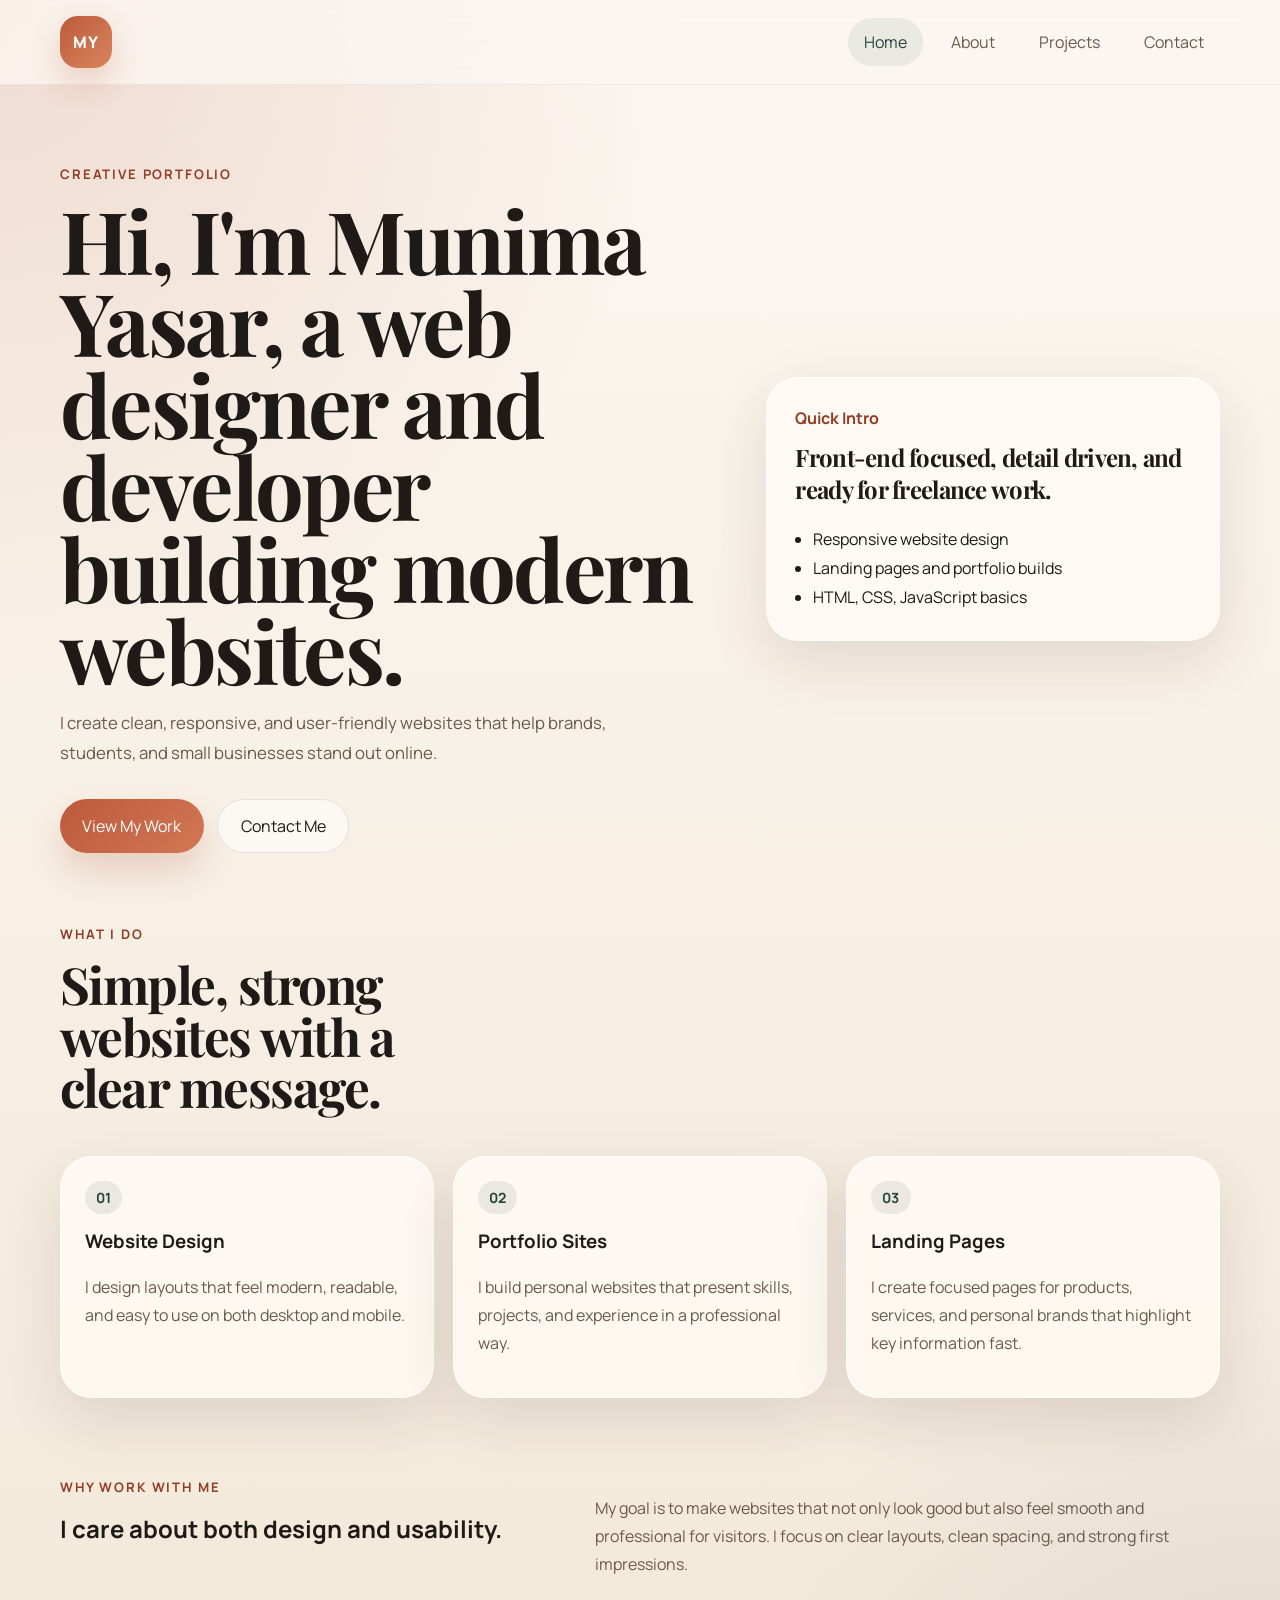
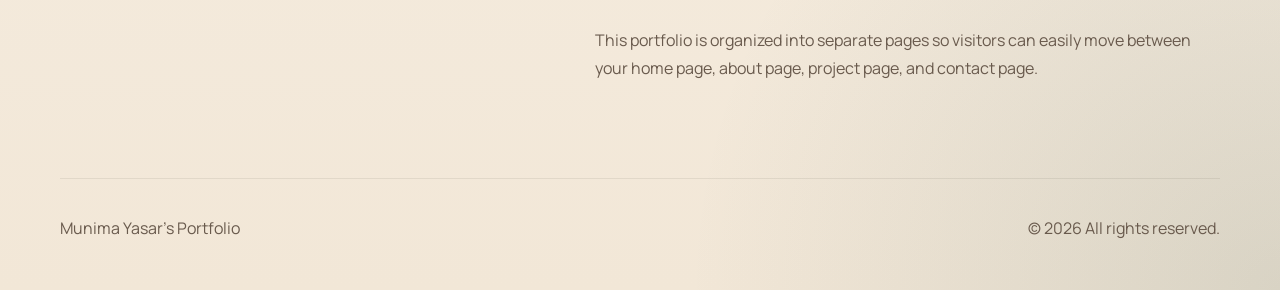
<file: index.html>
<!DOCTYPE html>
<html lang="en">
<head>
  <meta charset="UTF-8">
  <meta name="viewport" content="width=device-width, initial-scale=1.0">
  <title>Munima Yasar | Portfolio</title>
  <meta name="description" content="A personal portfolio website showcasing work, skills, and contact information.">
  <link rel="preconnect" href="https://fonts.googleapis.com">
  <link rel="preconnect" href="https://fonts.gstatic.com" crossorigin>
  <link href="https://fonts.googleapis.com/css2?family=Manrope:wght@400;500;700;800&family=Playfair+Display:wght@700&display=swap" rel="stylesheet">
  <link rel="stylesheet" href="styles.css">
</head>
<body data-page="home">
  <div class="site-shell">
    <header class="site-header">
      <div class="container nav-bar">
        <a class="brand" href="index.html">MY</a>
        <nav class="site-nav" aria-label="Main navigation">
          <a href="index.html">Home</a>
          <a href="about.html">About</a>
          <a href="projects.html">Projects</a>
          <a href="contact.html">Contact</a>
        </nav>
      </div>
    </header>

    <main>
      <section class="hero-section">
        <div class="container hero-grid">
          <div>
            <p class="eyebrow">Creative Portfolio</p>
            <h1>Hi, I'm Munima Yasar, a web designer and developer building modern websites.</h1>
            <p class="lead">
              I create clean, responsive, and user-friendly websites that help brands,
              students, and small businesses stand out online.
            </p>
            <div class="hero-actions">
              <a class="button button-primary" href="projects.html">View My Work</a>
              <a class="button button-secondary" href="contact.html">Contact Me</a>
            </div>
          </div>

          <aside class="hero-card">
            <p class="card-label">Quick Intro</p>
            <h2>Front-end focused, detail driven, and ready for freelance work.</h2>
            <ul class="feature-list">
              <li>Responsive website design</li>
              <li>Landing pages and portfolio builds</li>
              <li>HTML, CSS, JavaScript basics</li>
            </ul>
          </aside>
        </div>
      </section>

      <section class="section-block">
        <div class="container">
          <div class="section-heading">
            <p class="eyebrow">What I Do</p>
            <h2>Simple, strong websites with a clear message.</h2>
          </div>
          <div class="card-grid three-up">
            <article class="info-card">
              <span class="card-number">01</span>
              <h3>Website Design</h3>
              <p>I design layouts that feel modern, readable, and easy to use on both desktop and mobile.</p>
            </article>
            <article class="info-card">
              <span class="card-number">02</span>
              <h3>Portfolio Sites</h3>
              <p>I build personal websites that present skills, projects, and experience in a professional way.</p>
            </article>
            <article class="info-card">
              <span class="card-number">03</span>
              <h3>Landing Pages</h3>
              <p>I create focused pages for products, services, and personal brands that highlight key information fast.</p>
            </article>
          </div>
        </div>
      </section>

      <section class="section-block alt-section">
        <div class="container split-layout">
          <div>
            <p class="eyebrow">Why Work With Me</p>
            <h2>I care about both design and usability.</h2>
          </div>
          <div class="text-stack">
            <p>
              My goal is to make websites that not only look good but also feel smooth and
              professional for visitors. I focus on clear layouts, clean spacing, and strong first impressions.
            </p>
            <p>
              This portfolio is organized into separate pages so visitors can easily move between
              your home page, about page, project page, and contact page.
            </p>
          </div>
        </div>
      </section>
    </main>

    <footer class="site-footer">
      <div class="container footer-row">
        <p>Munima Yasar's Portfolio</p>
        <p>&copy; <span id="year"></span> All rights reserved.</p>
      </div>
    </footer>
  </div>

  <script src="script.js"></script>
</body>
</html>
</file>
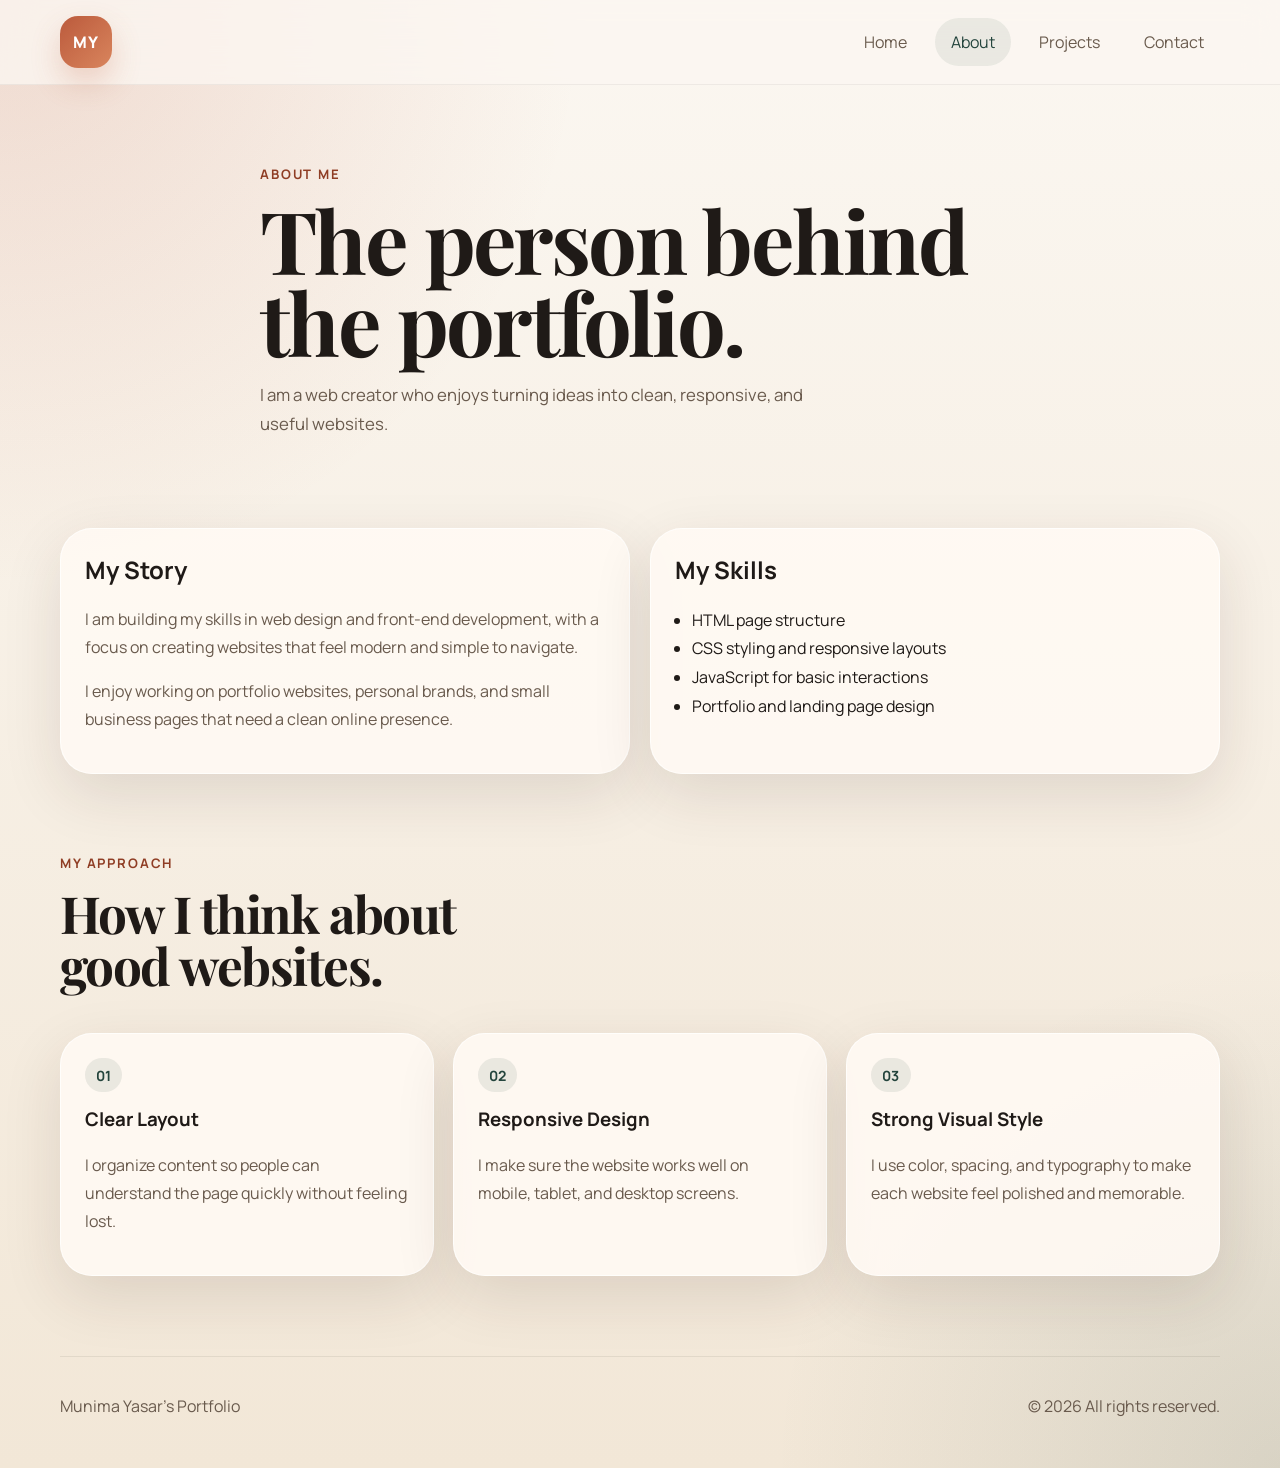
<file: about.html>
<!DOCTYPE html>
<html lang="en">
<head>
  <meta charset="UTF-8">
  <meta name="viewport" content="width=device-width, initial-scale=1.0">
  <title>About | Munima Yasar Portfolio</title>
  <meta name="description" content="Learn more about Munima Yasar, skills, background, and web design approach.">
  <link rel="preconnect" href="https://fonts.googleapis.com">
  <link rel="preconnect" href="https://fonts.gstatic.com" crossorigin>
  <link href="https://fonts.googleapis.com/css2?family=Manrope:wght@400;500;700;800&family=Playfair+Display:wght@700&display=swap" rel="stylesheet">
  <link rel="stylesheet" href="styles.css">
</head>
<body data-page="about">
  <div class="site-shell">
    <header class="site-header">
      <div class="container nav-bar">
        <a class="brand" href="index.html">MY</a>
        <nav class="site-nav" aria-label="Main navigation">
          <a href="index.html">Home</a>
          <a href="about.html">About</a>
          <a href="projects.html">Projects</a>
          <a href="contact.html">Contact</a>
        </nav>
      </div>
    </header>

    <main>
      <section class="page-hero">
        <div class="container narrow">
          <p class="eyebrow">About Me</p>
          <h1>The person behind the portfolio.</h1>
          <p class="lead">
            I am a web creator who enjoys turning ideas into clean, responsive, and useful websites.
          </p>
        </div>
      </section>

      <section class="section-block">
        <div class="container card-grid two-up">
          <article class="info-card">
            <h2>My Story</h2>
            <p>
              I am building my skills in web design and front-end development, with a focus on creating
              websites that feel modern and simple to navigate.
            </p>
            <p>
              I enjoy working on portfolio websites, personal brands, and small business pages that need a clean online presence.
            </p>
          </article>
          <article class="info-card">
            <h2>My Skills</h2>
            <ul class="feature-list dark-list">
              <li>HTML page structure</li>
              <li>CSS styling and responsive layouts</li>
              <li>JavaScript for basic interactions</li>
              <li>Portfolio and landing page design</li>
            </ul>
          </article>
        </div>
      </section>

      <section class="section-block alt-section">
        <div class="container">
          <div class="section-heading">
            <p class="eyebrow">My Approach</p>
            <h2>How I think about good websites.</h2>
          </div>
          <div class="card-grid three-up">
            <article class="info-card">
              <span class="card-number">01</span>
              <h3>Clear Layout</h3>
              <p>I organize content so people can understand the page quickly without feeling lost.</p>
            </article>
            <article class="info-card">
              <span class="card-number">02</span>
              <h3>Responsive Design</h3>
              <p>I make sure the website works well on mobile, tablet, and desktop screens.</p>
            </article>
            <article class="info-card">
              <span class="card-number">03</span>
              <h3>Strong Visual Style</h3>
              <p>I use color, spacing, and typography to make each website feel polished and memorable.</p>
            </article>
          </div>
        </div>
      </section>
    </main>

    <footer class="site-footer">
      <div class="container footer-row">
        <p>Munima Yasar's Portfolio</p>
        <p>&copy; <span id="year"></span> All rights reserved.</p>
      </div>
    </footer>
  </div>

  <script src="script.js"></script>
</body>
</html>
</file>
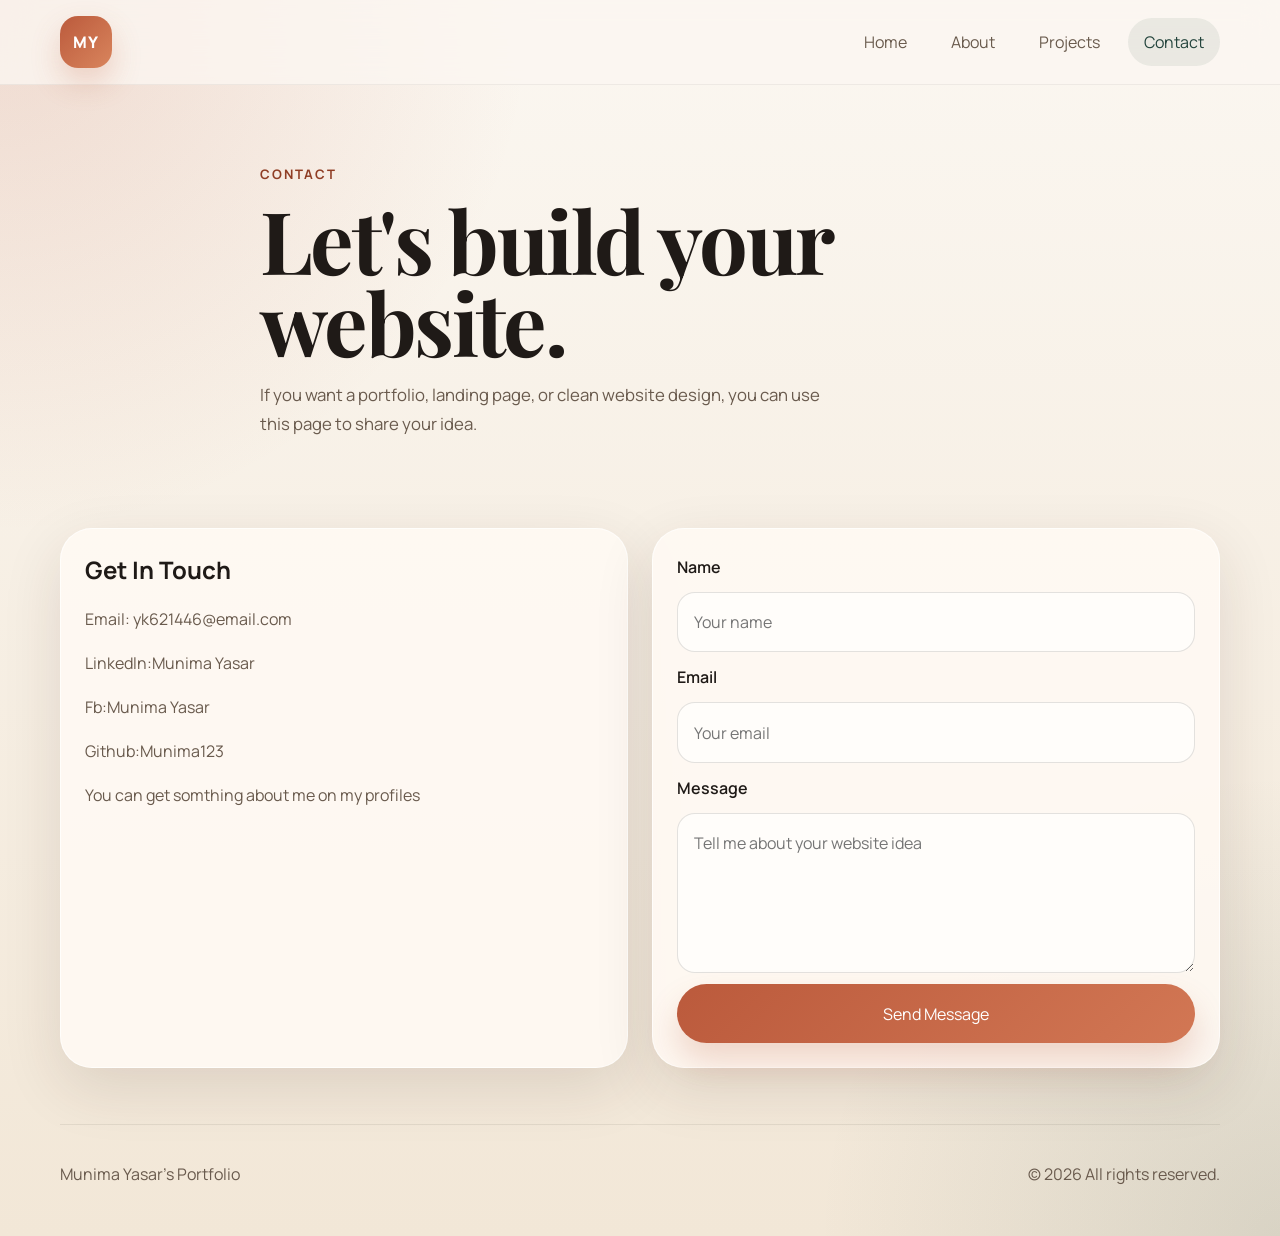
<file: contact.html>
<!DOCTYPE html>
<html lang="en">
<head>
  <meta charset="UTF-8">
  <meta name="viewport" content="width=device-width, initial-scale=1.0">
  <title>Contact | Munima Yasar Portfolio</title>
  <meta name="description" content="Contact Munima Yasar for website design and portfolio projects.">
  <link rel="preconnect" href="https://fonts.googleapis.com">
  <link rel="preconnect" href="https://fonts.gstatic.com" crossorigin>
  <link href="https://fonts.googleapis.com/css2?family=Manrope:wght@400;500;700;800&family=Playfair+Display:wght@700&display=swap" rel="stylesheet">
  <link rel="stylesheet" href="styles.css">
</head>
<body data-page="contact">
  <div class="site-shell">
    <header class="site-header">
      <div class="container nav-bar">
        <a class="brand" href="index.html">MY</a>
        <nav class="site-nav" aria-label="Main navigation">
          <a href="index.html">Home</a>
          <a href="about.html">About</a>
          <a href="projects.html">Projects</a>
          <a href="contact.html">Contact</a>
        </nav>
      </div>
    </header>

    <main>
      <section class="page-hero">
        <div class="container narrow">
          <p class="eyebrow">Contact</p>
          <h1>Let's build your website.</h1>
          <p class="lead">
            If you want a portfolio, landing page, or clean website design, you can use this page to share your idea.
          </p>
        </div>
      </section>

      <section class="section-block">
        <div class="container contact-layout">
          <article class="info-card">
            <h2>Get In Touch</h2>
            <p>Email: yk621446@email.com</p>
            <p>Linkedln:Munima Yasar</p>
            <p>Fb:Munima Yasar</p>
            <p>Github:Munima123</p>
            <p>
               You can get somthing about me on my profiles
            </p>
          </article>
<form class="contact-form">
            <label for="name">Name</label>
            <input id="name" name="name" type="text" placeholder="Your name">

            <label for="email">Email</label>
            <input id="email" name="email" type="email" placeholder="Your email">

            <label for="message">Message</label>
            <textarea id="message" name="message" placeholder="Tell me about your website idea"></textarea>

            <button class="button button-primary" type="submit">Send Message</button>
          </form>
        
        </div>
      </section>
    </main>

    <footer class="site-footer">
      <div class="container footer-row">
        <p>Munima Yasar's Portfolio</p>
        <p>&copy; <span id="year"></span> All rights reserved.</p>
      </div>
    </footer>
  </div>

  <script src="script.js"></script>
</body>
</html>
</file>
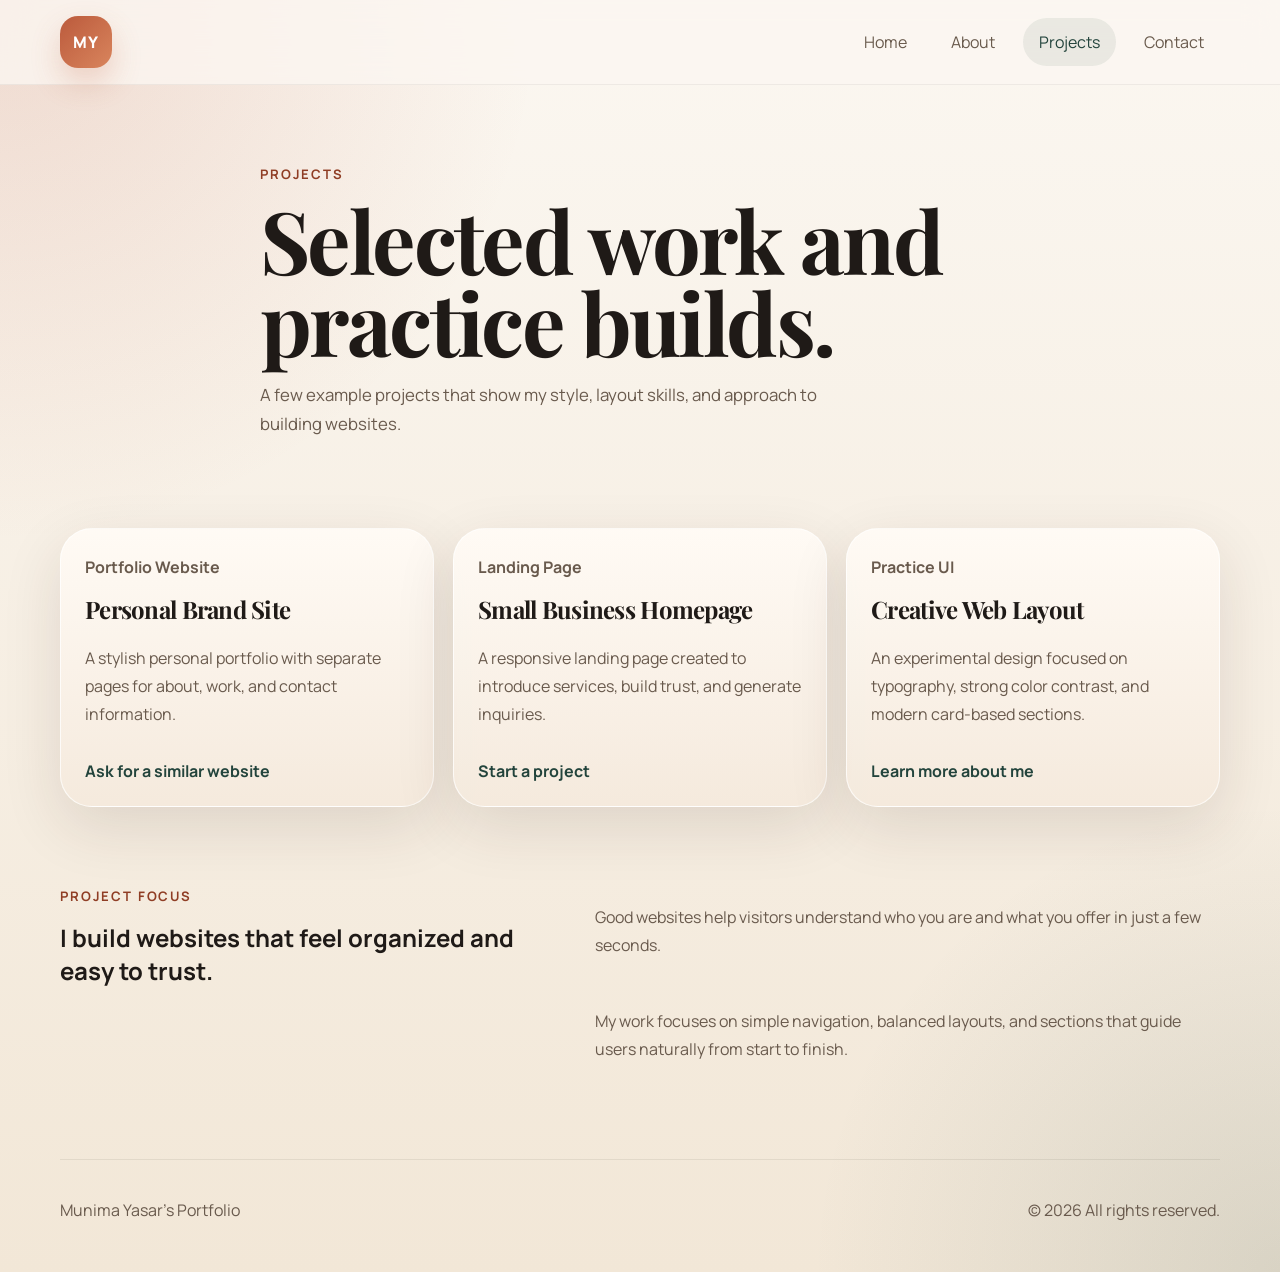
<file: projects.html>
<!DOCTYPE html>
<html lang="en">
<head>
  <meta charset="UTF-8">
  <meta name="viewport" content="width=device-width, initial-scale=1.0">
  <title>Projects | Munima Yasar Portfolio</title>
  <meta name="description" content="View featured web design and development projects by Munima Yasar.">
  <link rel="preconnect" href="https://fonts.googleapis.com">
  <link rel="preconnect" href="https://fonts.gstatic.com" crossorigin>
  <link href="https://fonts.googleapis.com/css2?family=Manrope:wght@400;500;700;800&family=Playfair+Display:wght@700&display=swap" rel="stylesheet">
  <link rel="stylesheet" href="styles.css">
</head>
<body data-page="projects">
  <div class="site-shell">
    <header class="site-header">
      <div class="container nav-bar">
        <a class="brand" href="index.html">MY</a>
        <nav class="site-nav" aria-label="Main navigation">
          <a href="index.html">Home</a>
          <a href="about.html">About</a>
          <a href="projects.html">Projects</a>
          <a href="contact.html">Contact</a>
        </nav>
      </div>
    </header>

    <main>
      <section class="page-hero">
        <div class="container narrow">
          <p class="eyebrow">Projects</p>
          <h1>Selected work and practice builds.</h1>
          <p class="lead">
            A few example projects that show my style, layout skills, and approach to building websites.
          </p>
        </div>
      </section>

      <section class="section-block">
        <div class="container card-grid three-up">
          <article class="project-card">
            <p class="project-tag">Portfolio Website</p>
            <h2>Personal Brand Site</h2>
            <p>A stylish personal portfolio with separate pages for about, work, and contact information.</p>
            <a href="contact.html" class="text-link">Ask for a similar website</a>
          </article>
          <article class="project-card">
            <p class="project-tag">Landing Page</p>
            <h2>Small Business Homepage</h2>
            <p>A responsive landing page created to introduce services, build trust, and generate inquiries.</p>
            <a href="contact.html" class="text-link">Start a project</a>
          </article>
          <article class="project-card">
            <p class="project-tag">Practice UI</p>
            <h2>Creative Web Layout</h2>
            <p>An experimental design focused on typography, strong color contrast, and modern card-based sections.</p>
            <a href="about.html" class="text-link">Learn more about me</a>
          </article>
        </div>
      </section>

      <section class="section-block alt-section">
        <div class="container split-layout">
          <div>
            <p class="eyebrow">Project Focus</p>
            <h2>I build websites that feel organized and easy to trust.</h2>
          </div>
          <div class="text-stack">
            <p>
              Good websites help visitors understand who you are and what you offer in just a few seconds.
            </p>
            <p>
              My work focuses on simple navigation, balanced layouts, and sections that guide users naturally from start to finish.
            </p>
          </div>
        </div>
      </section>
    </main>

    <footer class="site-footer">
      <div class="container footer-row">
        <p>Munima Yasar's Portfolio</p>
        <p>&copy; <span id="year"></span> All rights reserved.</p>
      </div>
    </footer>
  </div>

  <script src="script.js"></script>
</body>
</html>
</file>
<file: styles.css>
:root {
  --bg: #f7f1e8;
  --bg-alt: #efe2d0;
  --surface: rgba(255, 250, 244, 0.88);
  --surface-strong: #fffdf9;
  --text: #1f1a17;
  --muted: #695a4d;
  --line: rgba(31, 26, 23, 0.1);
  --primary: #bb5a3c;
  --primary-dark: #8f3d24;
  --accent: #23443c;
  --shadow: 0 20px 60px rgba(54, 36, 27, 0.12);
  --radius-xl: 32px;
  --radius-lg: 24px;
  --radius-md: 18px;
  --max-width: 1160px;
}

* {
  box-sizing: border-box;
}

html {
  scroll-behavior: smooth;
}

body {
  margin: 0;
  font-family: "Manrope", sans-serif;
  color: var(--text);
  background:
    radial-gradient(circle at top left, rgba(187, 90, 60, 0.18), transparent 30%),
    radial-gradient(circle at bottom right, rgba(35, 68, 60, 0.12), transparent 26%),
    linear-gradient(180deg, #fbf7f1 0%, #f2e7d7 100%);
}

a {
  color: inherit;
  text-decoration: none;
}

img {
  max-width: 100%;
  display: block;
}

.site-shell {
  min-height: 100vh;
}

.container {
  width: min(var(--max-width), calc(100% - 2rem));
  margin: 0 auto;
}

.narrow {
  max-width: 760px;
}

.site-header {
  position: sticky;
  top: 0;
  z-index: 10;
  backdrop-filter: blur(16px);
  background: rgba(251, 247, 241, 0.78);
  border-bottom: 1px solid rgba(31, 26, 23, 0.06);
}

.nav-bar,
.footer-row,
.split-layout,
.contact-layout,
.hero-grid {
  display: grid;
  gap: 1.5rem;
}

.nav-bar {
  grid-template-columns: auto 1fr;
  align-items: center;
  padding: 1rem 0;
}

.brand {
  width: 52px;
  height: 52px;
  display: grid;
  place-items: center;
  border-radius: 18px;
  background: linear-gradient(135deg, var(--primary), #d9855d);
  color: #fff;
  font-weight: 800;
  letter-spacing: 0.08em;
  box-shadow: 0 14px 30px rgba(187, 90, 60, 0.24);
}

.site-nav {
  display: flex;
  justify-content: flex-end;
  gap: 0.75rem;
  flex-wrap: wrap;
}

.site-nav a {
  padding: 0.8rem 1rem;
  border-radius: 999px;
  color: var(--muted);
  transition: 0.2s ease;
}

.site-nav a:hover,
.site-nav a.is-active {
  background: rgba(35, 68, 60, 0.08);
  color: var(--accent);
}

.hero-section,
.page-hero {
  padding: 5rem 0 2rem;
}

.hero-grid {
  grid-template-columns: 1.2fr 0.8fr;
  align-items: center;
}

.eyebrow {
  margin: 0 0 1rem;
  text-transform: uppercase;
  letter-spacing: 0.14em;
  font-size: 0.82rem;
  color: var(--primary-dark);
  font-weight: 700;
}

h1,
h2,
h3 {
  margin-top: 0;
}

h1,
.hero-card h2,
.section-heading h2,
.project-card h2 {
  font-family: "Playfair Display", serif;
  letter-spacing: -0.03em;
}

h1 {
  font-size: clamp(3rem, 7vw, 5.4rem);
  line-height: 0.95;
  margin-bottom: 1rem;
}

.lead,
.text-stack p,
.info-card p,
.project-card p,
.contact-form,
.footer-row {
  color: var(--muted);
  line-height: 1.75;
}

.lead {
  max-width: 58ch;
  font-size: 1.05rem;
}

.hero-actions {
  display: flex;
  flex-wrap: wrap;
  gap: 0.85rem;
  margin-top: 2rem;
}

.button {
  display: inline-flex;
  align-items: center;
  justify-content: center;
  border: 0;
  border-radius: 999px;
  padding: 0.95rem 1.4rem;
  cursor: pointer;
  font: inherit;
  transition: transform 0.2s ease, box-shadow 0.2s ease;
}

.button:hover {
  transform: translateY(-2px);
}

.button-primary {
  background: linear-gradient(135deg, var(--primary), #d27754);
  color: #fff;
  box-shadow: 0 18px 32px rgba(187, 90, 60, 0.22);
}

.button-secondary {
  background: rgba(255, 255, 255, 0.56);
  color: var(--text);
  border: 1px solid var(--line);
}

.hero-card,
.info-card,
.project-card,
.contact-form {
  border-radius: var(--radius-xl);
  background: var(--surface);
  border: 1px solid rgba(255, 255, 255, 0.72);
  box-shadow: var(--shadow);
}

.hero-card {
  padding: 1.8rem;
}

.card-label,
.project-tag {
  margin: 0 0 0.75rem;
  color: var(--primary-dark);
  font-weight: 700;
}

.feature-list {
  margin: 1.25rem 0 0;
  padding-left: 1.1rem;
  line-height: 1.8;
}

.dark-list {
  color: var(--text);
}

.section-block {
  padding: 2.5rem 0;
}

.alt-section {
  padding-bottom: 4rem;
}

.section-heading {
  margin-bottom: 1.5rem;
}

.section-heading h2 {
  font-size: clamp(2rem, 4vw, 3.4rem);
  line-height: 1;
  max-width: 12ch;
}

.card-grid {
  display: grid;
  gap: 1.2rem;
}

.three-up {
  grid-template-columns: repeat(3, minmax(0, 1fr));
}

.two-up,
.contact-layout {
  grid-template-columns: repeat(2, minmax(0, 1fr));
}

.info-card,
.project-card,
.contact-form {
  padding: 1.5rem;
}

.card-number {
  display: inline-flex;
  margin-bottom: 0.9rem;
  padding: 0.45rem 0.7rem;
  border-radius: 999px;
  background: rgba(35, 68, 60, 0.09);
  color: var(--accent);
  font-size: 0.88rem;
  font-weight: 700;
}

.split-layout {
  grid-template-columns: 0.9fr 1.1fr;
  align-items: start;
}

.text-stack {
  display: grid;
  gap: 1rem;
}

.project-card {
  background: linear-gradient(180deg, rgba(255, 251, 246, 0.92), rgba(244, 233, 220, 0.92));
}

.text-link {
  display: inline-block;
  margin-top: 1rem;
  color: var(--accent);
  font-weight: 700;
}

.contact-form {
  display: grid;
  gap: 0.7rem;
}

label {
  color: var(--text);
  font-weight: 600;
}

input,
textarea {
  width: 100%;
  border: 1px solid rgba(31, 26, 23, 0.12);
  border-radius: 18px;
  padding: 0.95rem 1rem;
  font: inherit;
  color: var(--text);
  background: #fffdfa;
}

textarea {
  min-height: 160px;
  resize: vertical;
}

input:focus,
textarea:focus {
  outline: 3px solid rgba(187, 90, 60, 0.12);
  border-color: rgba(187, 90, 60, 0.4);
}

.site-footer {
  padding: 1rem 0 2rem;
}

.footer-row {
  grid-template-columns: 1fr auto;
  border-top: 1px solid rgba(31, 26, 23, 0.08);
  padding-top: 1.2rem;
  align-items: center;
}

@media (max-width: 900px) {
  .hero-grid,
  .three-up,
  .split-layout,
  .contact-layout,
  .two-up {
    grid-template-columns: 1fr;
  }

  .section-heading h2 {
    max-width: none;
  }
}

@media (max-width: 640px) {
  .container {
    width: min(var(--max-width), calc(100% - 1rem));
  }

  .site-header {
    position: static;
  }

  .nav-bar {
    grid-template-columns: 1fr;
    justify-items: start;
  }

  .site-nav {
    justify-content: flex-start;
  }

  .hero-section,
  .page-hero {
    padding-top: 2.5rem;
  }

  .hero-actions,
  .footer-row {
    grid-template-columns: 1fr;
  }

  .footer-row {
    gap: 0.3rem;
  }

  .button {
    width: 100%;
  }
}
</file>
